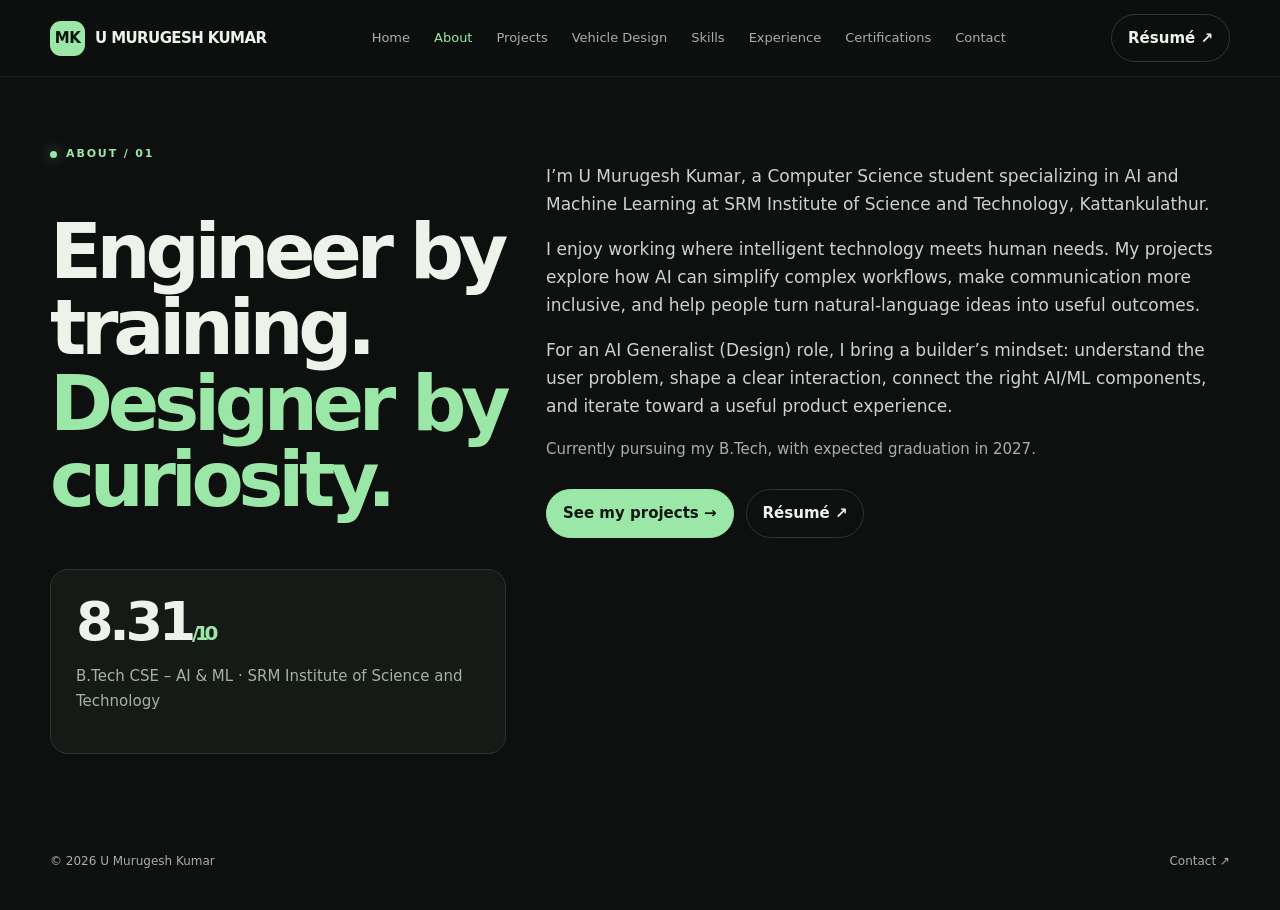
<file: about.html>
<!doctype html><html lang="en"><head><meta charset="utf-8"><meta name="viewport" content="width=device-width,initial-scale=1"><title>About | U Murugesh Kumar</title><link rel="stylesheet" href="styles.css"></head><body><header class="top"><nav class="nav wrap"><a class="brand" href="index.html"><span class="logo">MK</span><span>U MURUGESH KUMAR</span></a><div class="navlinks"><a href="index.html">Home</a><a class="active" href="about.html">About</a><a href="projects.html">Projects</a><a href="vehicle-design.html">Vehicle Design</a><a href="skills.html">Skills</a><a href="experience.html">Experience</a><a href="certifications.html">Certifications</a><a href="contact.html">Contact</a></div><a class="pill outline" href="resume.pdf" target="_blank">Résumé ↗</a></nav></header><main class="wrap section"><div class="two-col"><div><div class="eyebrow">ABOUT / 01</div><h1 style="font-size:clamp(44px,7vw,76px);letter-spacing:-.07em;line-height:1">Engineer by training.<br><span style="color:var(--green)">Designer by curiosity.</span></h1><div class="panel" style="margin-top:25px"><div class="big-number">8.31<span style="font-size:20px;color:var(--green)">/10</span></div><p class="muted">B.Tech CSE – AI & ML · SRM Institute of Science and Technology</p></div></div><div><p class="copy">I’m U Murugesh Kumar, a Computer Science student specializing in AI and Machine Learning at SRM Institute of Science and Technology, Kattankulathur.</p><p class="copy">I enjoy working where intelligent technology meets human needs. My projects explore how AI can simplify complex workflows, make communication more inclusive, and help people turn natural-language ideas into useful outcomes.</p><p class="copy">For an AI Generalist (Design) role, I bring a builder’s mindset: understand the user problem, shape a clear interaction, connect the right AI/ML components, and iterate toward a useful product experience.</p><p class="muted">Currently pursuing my B.Tech, with expected graduation in 2027.</p><div class="actions"><a class="pill" href="projects.html">See my projects →</a><a class="pill outline" href="resume.pdf" target="_blank">Résumé ↗</a></div></div></div></main><footer class="footer wrap"><span>© 2026 U Murugesh Kumar</span><a href="contact.html">Contact ↗</a></footer></body></html>
</file>
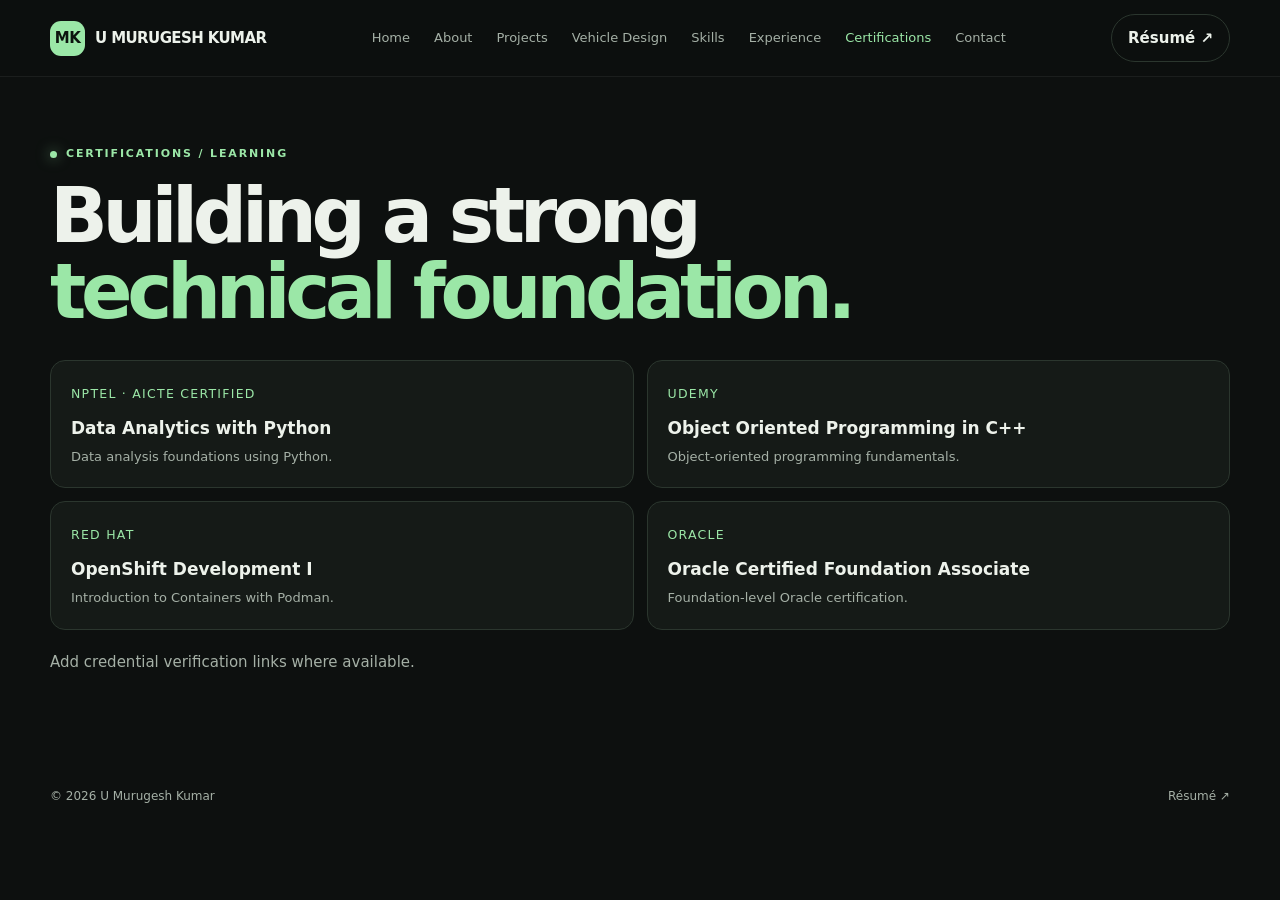
<file: certifications.html>
<!doctype html><html lang="en"><head><meta charset="utf-8"><meta name="viewport" content="width=device-width,initial-scale=1"><title>Certifications | U Murugesh Kumar</title><link rel="stylesheet" href="styles.css"></head><body><header class="top"><nav class="nav wrap"><a class="brand" href="index.html"><span class="logo">MK</span><span>U MURUGESH KUMAR</span></a><div class="navlinks"><a href="index.html">Home</a><a href="about.html">About</a><a href="projects.html">Projects</a><a href="vehicle-design.html">Vehicle Design</a><a href="skills.html">Skills</a><a href="experience.html">Experience</a><a class="active" href="certifications.html">Certifications</a><a href="contact.html">Contact</a></div><a class="pill outline" href="resume.pdf" target="_blank">Résumé ↗</a></nav></header><main class="wrap section"><div class="eyebrow">CERTIFICATIONS / LEARNING</div><h1 style="font-size:clamp(44px,7vw,76px);letter-spacing:-.07em;line-height:1;margin:15px 0">Building a strong<br><span style="color:var(--green)">technical foundation.</span></h1><div class="timeline" style="margin-top:30px"><article><small>NPTEL · AICTE Certified</small><h3>Data Analytics with Python</h3><p>Data analysis foundations using Python.</p></article><article><small>Udemy</small><h3>Object Oriented Programming in C++</h3><p>Object-oriented programming fundamentals.</p></article><article><small>Red Hat</small><h3>OpenShift Development I</h3><p>Introduction to Containers with Podman.</p></article><article><small>Oracle</small><h3>Oracle Certified Foundation Associate</h3><p>Foundation-level Oracle certification.</p></article></div><p class="muted" style="margin-top:20px">Add credential verification links where available.</p></main><footer class="footer wrap"><span>© 2026 U Murugesh Kumar</span><a href="resume.pdf" target="_blank">Résumé ↗</a></footer></body></html>
</file>
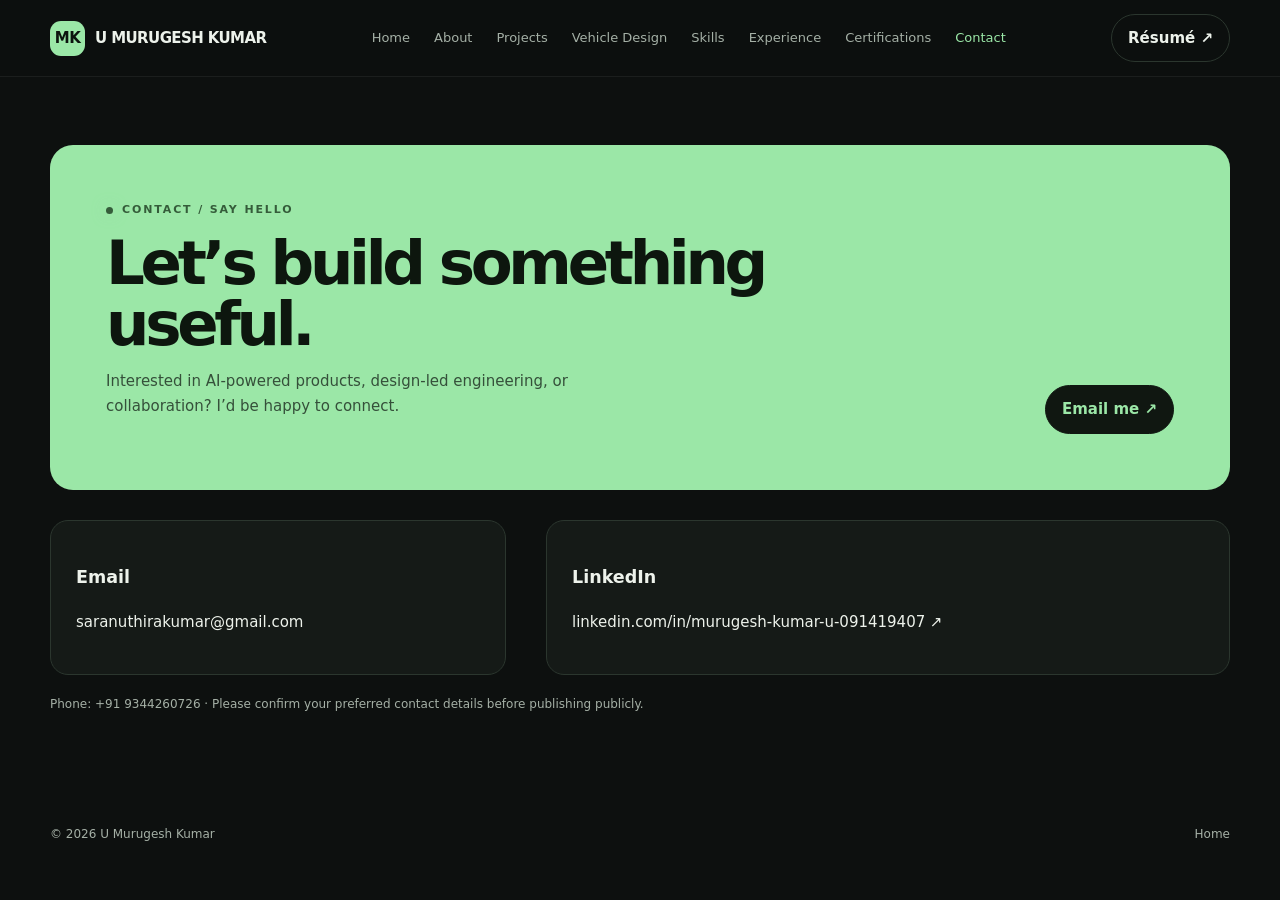
<file: contact.html>
<!doctype html><html lang="en"><head><meta charset="utf-8"><meta name="viewport" content="width=device-width,initial-scale=1"><title>Contact | U Murugesh Kumar</title><link rel="stylesheet" href="styles.css"></head><body><header class="top"><nav class="nav wrap"><a class="brand" href="index.html"><span class="logo">MK</span><span>U MURUGESH KUMAR</span></a><div class="navlinks"><a href="index.html">Home</a><a href="about.html">About</a><a href="projects.html">Projects</a><a href="vehicle-design.html">Vehicle Design</a><a href="skills.html">Skills</a><a href="experience.html">Experience</a><a href="certifications.html">Certifications</a><a class="active" href="contact.html">Contact</a></div><a class="pill outline" href="resume.pdf" target="_blank">Résumé ↗</a></nav></header><main class="wrap section"><div class="contact"><div><div class="eyebrow">CONTACT / SAY HELLO</div><h2>Let’s build something useful.</h2><p>Interested in AI-powered products, design-led engineering, or collaboration? I’d be happy to connect.</p></div><a class="pill" href="mailto:saranuthirakumar@gmail.com?subject=AI%20Generalist%20Design%20Portfolio">Email me ↗</a></div><div class="two-col" style="margin-top:30px"><div class="panel"><h3>Email</h3><p><a href="mailto:saranuthirakumar@gmail.com">saranuthirakumar@gmail.com</a></p></div><div class="panel"><h3>LinkedIn</h3><p><a href="https://linkedin.com/in/murugesh-kumar-u-091419407" target="_blank">linkedin.com/in/murugesh-kumar-u-091419407 ↗</a></p></div></div><p class="muted" style="font-size:12px;margin-top:20px">Phone: +91 9344260726 · Please confirm your preferred contact details before publishing publicly.</p></main><footer class="footer wrap"><span>© 2026 U Murugesh Kumar</span><a href="index.html">Home</a></footer></body></html>
</file>
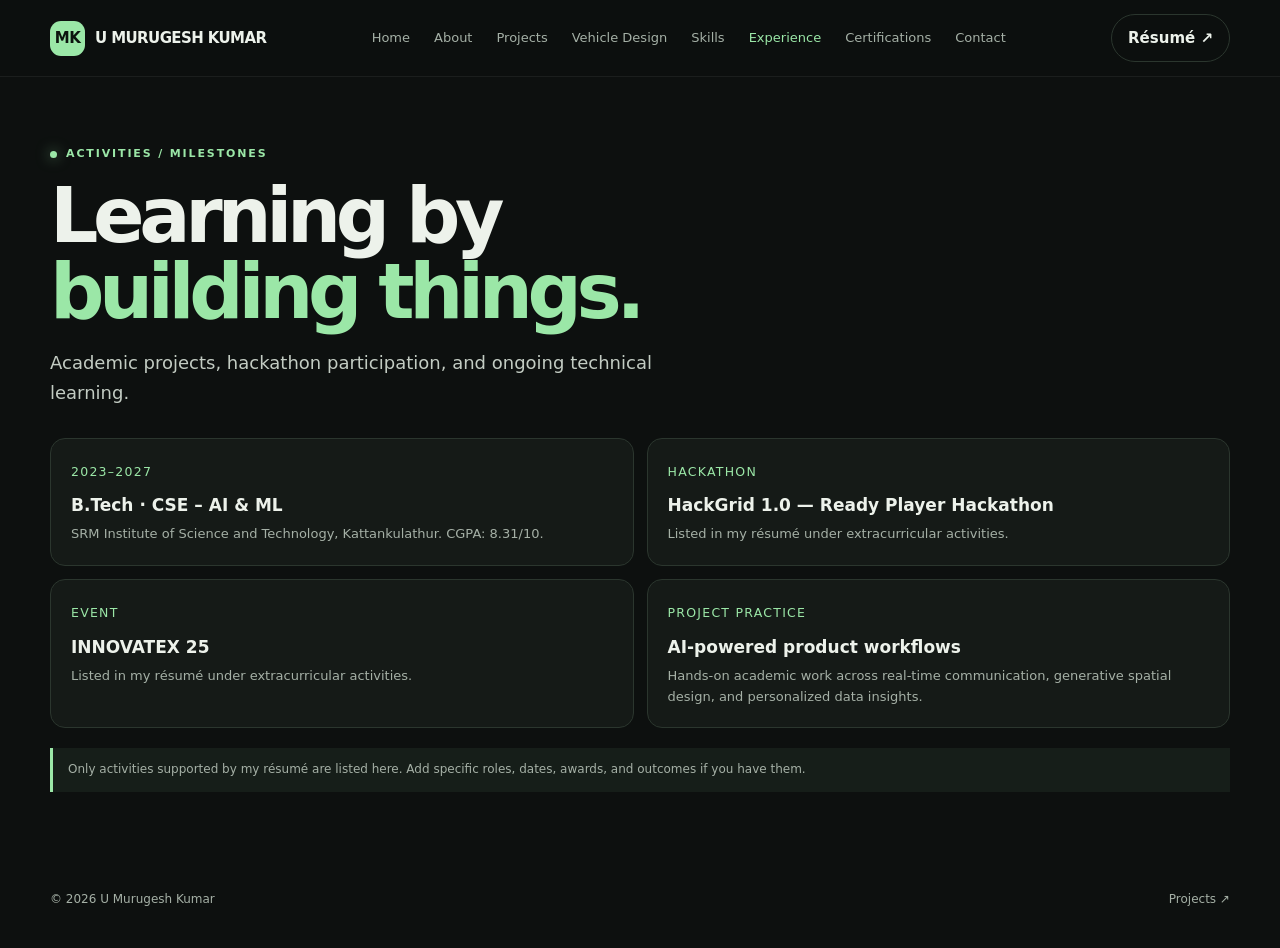
<file: experience.html>
<!doctype html><html lang="en"><head><meta charset="utf-8"><meta name="viewport" content="width=device-width,initial-scale=1"><title>Experience & Activities | U Murugesh Kumar</title><link rel="stylesheet" href="styles.css"></head><body><header class="top"><nav class="nav wrap"><a class="brand" href="index.html"><span class="logo">MK</span><span>U MURUGESH KUMAR</span></a><div class="navlinks"><a href="index.html">Home</a><a href="about.html">About</a><a href="projects.html">Projects</a><a href="vehicle-design.html">Vehicle Design</a><a href="skills.html">Skills</a><a class="active" href="experience.html">Experience</a><a href="certifications.html">Certifications</a><a href="contact.html">Contact</a></div><a class="pill outline" href="resume.pdf" target="_blank">Résumé ↗</a></nav></header><main class="wrap section"><div class="eyebrow">ACTIVITIES / MILESTONES</div><h1 style="font-size:clamp(44px,7vw,76px);letter-spacing:-.07em;line-height:1;margin:15px 0">Learning by<br><span style="color:var(--green)">building things.</span></h1><p class="lead">Academic projects, hackathon participation, and ongoing technical learning.</p><div class="timeline" style="margin-top:30px"><article><small>2023–2027</small><h3>B.Tech · CSE – AI & ML</h3><p>SRM Institute of Science and Technology, Kattankulathur. CGPA: 8.31/10.</p></article><article><small>Hackathon</small><h3>HackGrid 1.0 — Ready Player Hackathon</h3><p>Listed in my résumé under extracurricular activities.</p></article><article><small>Event</small><h3>INNOVATEX 25</h3><p>Listed in my résumé under extracurricular activities.</p></article><article><small>Project practice</small><h3>AI-powered product workflows</h3><p>Hands-on academic work across real-time communication, generative spatial design, and personalized data insights.</p></article></div><div class="notice">Only activities supported by my résumé are listed here. Add specific roles, dates, awards, and outcomes if you have them.</div></main><footer class="footer wrap"><span>© 2026 U Murugesh Kumar</span><a href="projects.html">Projects ↗</a></footer></body></html>
</file>
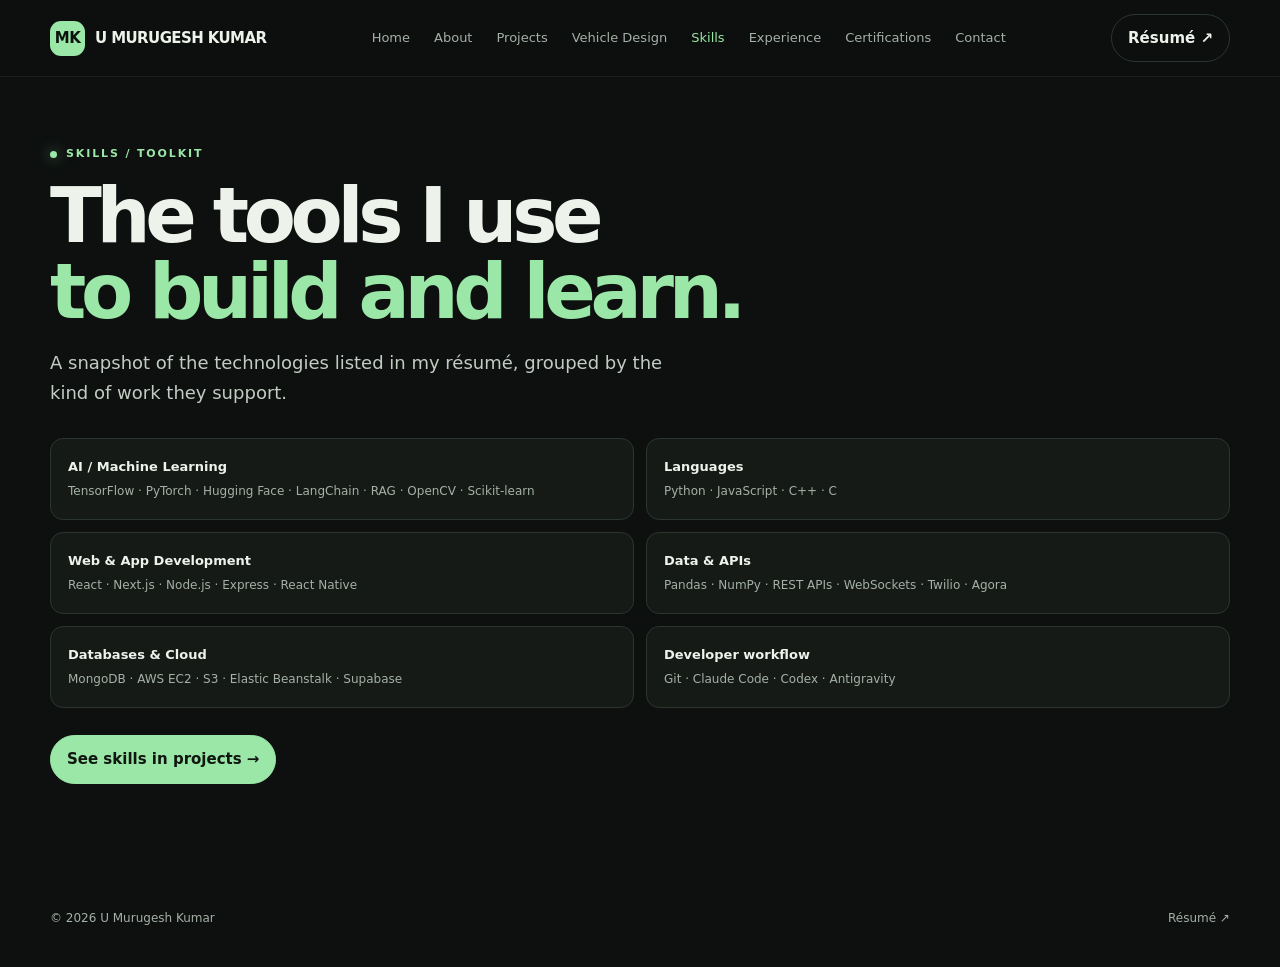
<file: skills.html>
<!doctype html><html lang="en"><head><meta charset="utf-8"><meta name="viewport" content="width=device-width,initial-scale=1"><title>Skills | U Murugesh Kumar</title><link rel="stylesheet" href="styles.css"></head><body><header class="top"><nav class="nav wrap"><a class="brand" href="index.html"><span class="logo">MK</span><span>U MURUGESH KUMAR</span></a><div class="navlinks"><a href="index.html">Home</a><a href="about.html">About</a><a href="projects.html">Projects</a><a href="vehicle-design.html">Vehicle Design</a><a class="active" href="skills.html">Skills</a><a href="experience.html">Experience</a><a href="certifications.html">Certifications</a><a href="contact.html">Contact</a></div><a class="pill outline" href="resume.pdf" target="_blank">Résumé ↗</a></nav></header><main class="wrap section"><div class="eyebrow">SKILLS / TOOLKIT</div><h1 style="font-size:clamp(44px,7vw,76px);letter-spacing:-.07em;line-height:1;margin:15px 0">The tools I use<br><span style="color:var(--green)">to build and learn.</span></h1><p class="lead">A snapshot of the technologies listed in my résumé, grouped by the kind of work they support.</p><div class="skills" style="margin-top:30px"><div class="skill"><strong>AI / Machine Learning</strong><p>TensorFlow · PyTorch · Hugging Face · LangChain · RAG · OpenCV · Scikit-learn</p></div><div class="skill"><strong>Languages</strong><p>Python · JavaScript · C++ · C</p></div><div class="skill"><strong>Web & App Development</strong><p>React · Next.js · Node.js · Express · React Native</p></div><div class="skill"><strong>Data & APIs</strong><p>Pandas · NumPy · REST APIs · WebSockets · Twilio · Agora</p></div><div class="skill"><strong>Databases & Cloud</strong><p>MongoDB · AWS EC2 · S3 · Elastic Beanstalk · Supabase</p></div><div class="skill"><strong>Developer workflow</strong><p>Git · Claude Code · Codex · Antigravity</p></div></div><div class="actions"><a class="pill" href="projects.html">See skills in projects →</a></div></main><footer class="footer wrap"><span>© 2026 U Murugesh Kumar</span><a href="resume.pdf" target="_blank">Résumé ↗</a></footer></body></html>
</file>
<file: styles.css>
:root{--bg:#0d100f;--panel:#151a17;--panel2:#1c231e;--text:#edf2eb;--muted:#a5b0a6;--line:#2b362e;--green:#9be7a7;--green2:#c5f5ad;--max:1180px}
*{box-sizing:border-box}html{scroll-behavior:smooth;scroll-padding-top:90px}body{margin:0;background:var(--bg);color:var(--text);font:15px/1.65 Inter,ui-sans-serif,system-ui,-apple-system,"Segoe UI",sans-serif}a{color:inherit;text-decoration:none}img{max-width:100%;display:block}button{font:inherit}.wrap{width:min(var(--max),calc(100% - 40px));margin:auto}.top{position:sticky;top:0;z-index:20;background:#0d100fe8;backdrop-filter:blur(18px);border-bottom:1px solid #ffffff10}.nav{height:76px;display:flex;align-items:center;justify-content:space-between;gap:20px}.brand{font-weight:800;letter-spacing:-.04em;display:flex;align-items:center;gap:10px}.logo{width:35px;height:35px;display:grid;place-items:center;background:var(--green);color:#0c130e;border-radius:11px}.navlinks{display:flex;align-items:center;gap:24px;color:var(--muted);font-size:13px}.navlinks a:hover,.navlinks a.active{color:var(--green)}.pill{display:inline-flex;align-items:center;justify-content:center;border-radius:999px;padding:11px 16px;background:var(--green);color:#101610;font-weight:750;border:1px solid var(--green);gap:8px}.pill.outline{background:transparent;color:var(--text);border-color:var(--line)}.pill:hover{filter:brightness(1.08);transform:translateY(-1px)}.eyebrow{color:var(--green);font-size:11px;text-transform:uppercase;letter-spacing:.17em;font-weight:800;display:flex;align-items:center;gap:9px}.eyebrow:before{content:"";width:7px;height:7px;background:var(--green);border-radius:50%;box-shadow:0 0 14px #9be7a7a0}.hero{padding:82px 0 68px;display:grid;grid-template-columns:1.1fr .9fr;gap:45px;align-items:center}.hero h1{font-size:clamp(46px,7vw,83px);line-height:.98;letter-spacing:-.075em;margin:23px 0}.hero h1 em{color:var(--green);font-style:normal}.lead{font-size:18px;max-width:640px;color:#c3ccc3}.muted{color:var(--muted)}.actions{display:flex;gap:12px;flex-wrap:wrap;margin:27px 0}.hero-visual{min-height:360px;border-radius:25px;position:relative;overflow:hidden;border:1px solid var(--line);background:linear-gradient(140deg,#26382c,#111712 60%,#25352a);display:flex;align-items:center;justify-content:center}.hero-visual:before,.hero-visual:after{content:"";position:absolute;border:1px solid #9be7a745;border-radius:50%;width:300px;height:300px}.hero-visual:after{width:420px;height:420px}.hero-card{z-index:1;width:78%;padding:18px;background:#0b100de8;border:1px solid #9be7a755;border-radius:18px;box-shadow:0 25px 70px #0008;transform:rotate(-3deg)}.hero-card img{width:100%;border-radius:10px}.hero-card p{margin:12px 0 0;font-size:12px;color:#b8c5b9}.metrics{display:flex;gap:35px;flex-wrap:wrap;margin-top:30px}.metrics strong{display:block;font-size:18px}.metrics span{font-size:12px;color:var(--muted)}.section{padding:68px 0}.section-head{display:flex;justify-content:space-between;align-items:end;gap:25px;margin-bottom:26px}.section h2{font-size:clamp(31px,4vw,48px);line-height:1.06;letter-spacing:-.06em;margin:9px 0 0}.section-intro{max-width:440px;color:var(--muted);margin:0}.filters{display:flex;gap:8px;flex-wrap:wrap;margin:25px 0}.filter{cursor:pointer;background:transparent;color:var(--muted);border:1px solid var(--line);border-radius:999px;padding:8px 14px;font-size:12px}.filter.active,.filter:hover{background:var(--green);border-color:var(--green);color:#101610}.grid{display:grid;grid-template-columns:repeat(3,minmax(0,1fr));gap:17px}.card{background:var(--panel);border:1px solid var(--line);border-radius:18px;overflow:hidden;transition:.2s}.card:hover{transform:translateY(-4px);border-color:#759b79}.card[hidden]{display:none}.project-img{height:205px;position:relative;overflow:hidden;display:grid;place-items:center;background:linear-gradient(135deg,#29352c,#101511)}.project-img img{width:100%;height:100%;object-fit:cover;opacity:.88;transition:transform .4s}.card:hover .project-img img{transform:scale(1.04)}.art-label{position:absolute;left:12px;bottom:12px;background:#0c100ddd;border:1px solid #ffffff18;border-radius:8px;padding:6px 9px;font-size:10px;letter-spacing:.1em;color:var(--green)}.card-body{padding:19px}.card-top{display:flex;align-items:center;justify-content:space-between;gap:10px}.tag{font-size:10px;text-transform:uppercase;letter-spacing:.09em;color:var(--green);border:1px solid #9be7a740;border-radius:999px;padding:4px 8px}.num{font-size:11px;color:var(--muted)}.card h3{font-size:22px;letter-spacing:-.04em;margin:12px 0 6px}.card p{font-size:13px;color:var(--muted);margin:0 0 15px}.chips{display:flex;flex-wrap:wrap;gap:6px}.chip{font-size:10px;color:#c2cdc3;background:var(--panel2);border:1px solid #ffffff0c;padding:5px 8px;border-radius:7px}.card-link{display:flex;align-items:center;justify-content:space-between;margin-top:18px;color:var(--green);font-size:13px;font-weight:750}.arrow{border:1px solid #68766b;border-radius:50%;width:31px;height:31px;display:grid;place-items:center}.quicklinks{display:grid;grid-template-columns:repeat(4,1fr);gap:12px;margin-top:20px}.quicklink{border:1px solid var(--line);border-radius:13px;background:#111612;padding:18px;display:flex;justify-content:space-between;gap:10px;align-items:center}.quicklink strong{display:block;font-size:13px}.quicklink span{font-size:11px;color:var(--muted)}.quicklink:hover{border-color:var(--green)}.two-col{display:grid;grid-template-columns:.8fr 1.2fr;gap:40px;align-items:start}.panel{border:1px solid var(--line);background:var(--panel);border-radius:18px;padding:25px}.big-number{font-size:54px;line-height:1;letter-spacing:-.08em;font-weight:800}.copy{font-size:17px;color:#cbd3cb}.skills{display:grid;grid-template-columns:repeat(2,1fr);gap:12px}.skill{padding:17px;border:1px solid var(--line);background:var(--panel);border-radius:13px}.skill strong{display:block;font-size:13px;margin-bottom:5px}.skill p{font-size:12px;color:var(--muted);margin:0}.timeline{display:grid;grid-template-columns:repeat(2,1fr);gap:13px}.timeline article{padding:20px;border:1px solid var(--line);background:var(--panel);border-radius:15px}.timeline small{color:var(--green);letter-spacing:.1em;text-transform:uppercase}.timeline h3{margin:8px 0 4px;font-size:17px}.timeline p{margin:0;color:var(--muted);font-size:13px}.contact{background:var(--green);color:#0d160e;border-radius:23px;padding:clamp(28px,5vw,56px);display:flex;align-items:end;justify-content:space-between;gap:25px}.contact .eyebrow{color:#355c3a}.contact .eyebrow:before{background:#355c3a}.contact h2{font-size:clamp(35px,5vw,61px);line-height:1;letter-spacing:-.07em;max-width:700px;margin:13px 0}.contact p{max-width:520px;color:#35503a}.contact .pill{background:#101711;color:var(--green);border-color:#101711;white-space:nowrap}.footer{padding:30px 0 38px;color:var(--muted);font-size:12px;display:flex;justify-content:space-between;flex-wrap:wrap;gap:15px}.footer a:hover{color:var(--green)}
/* detail pages */.breadcrumbs{padding:28px 0 0;color:var(--muted);font-size:12px}.breadcrumbs a:hover{color:var(--green)}.detail-hero{padding:35px 0 45px;display:grid;grid-template-columns:1fr .9fr;gap:35px;align-items:center}.detail-hero h1{font-size:clamp(42px,6vw,70px);line-height:1;letter-spacing:-.07em;margin:15px 0}.detail-hero .lead{font-size:16px}.detail-visual{height:340px;border:1px solid var(--line);border-radius:20px;overflow:hidden;background:var(--panel)}.detail-visual img{width:100%;height:100%;object-fit:cover}.detail-content{display:grid;grid-template-columns:1.3fr .7fr;gap:20px;padding-bottom:65px}.detail-content h2{font-size:25px;letter-spacing:-.04em;margin-top:0}.detail-content p,.detail-content li{color:#c2ccc3}.detail-content ul{padding-left:20px}.detail-panel{padding:22px;border:1px solid var(--line);border-radius:17px;background:var(--panel);margin-bottom:14px}.detail-panel h3{margin:0 0 12px}.statrow{display:grid;grid-template-columns:repeat(3,1fr);gap:10px;margin:25px 0}.stat{padding:15px;background:var(--panel);border:1px solid var(--line);border-radius:12px}.stat strong{display:block;font-size:17px}.stat span{color:var(--muted);font-size:11px}.notice{border-left:3px solid var(--green);padding:12px 15px;background:#9be7a710;color:var(--muted);font-size:12px;margin-top:20px}
@media(max-width:900px){.hero{grid-template-columns:1fr}.hero-visual{min-height:280px}.grid{grid-template-columns:repeat(2,1fr)}.quicklinks{grid-template-columns:repeat(2,1fr)}.navlinks{gap:12px}.navlinks a:nth-child(n+4){display:none}.detail-hero{grid-template-columns:1fr}.detail-content{grid-template-columns:1fr}.detail-visual{height:300px}}@media(max-width:600px){.wrap{width:calc(100% - 28px)}.nav{height:66px}.navlinks{display:none}.hero{padding:50px 0 40px;gap:25px}.hero h1{font-size:49px}.lead{font-size:16px}.section{padding:48px 0}.section-head{display:block}.section-intro{margin-top:12px}.grid{grid-template-columns:1fr}.project-img{height:220px}.quicklinks{grid-template-columns:1fr 1fr}.two-col,.timeline{grid-template-columns:1fr}.skills{grid-template-columns:1fr}.contact{align-items:start;flex-direction:column}.detail-hero{padding-top:24px}.detail-visual{height:230px}.statrow{grid-template-columns:1fr 1fr}}@media(prefers-reduced-motion:reduce){*{scroll-behavior:auto!important;transition:none!important}}
</file>
